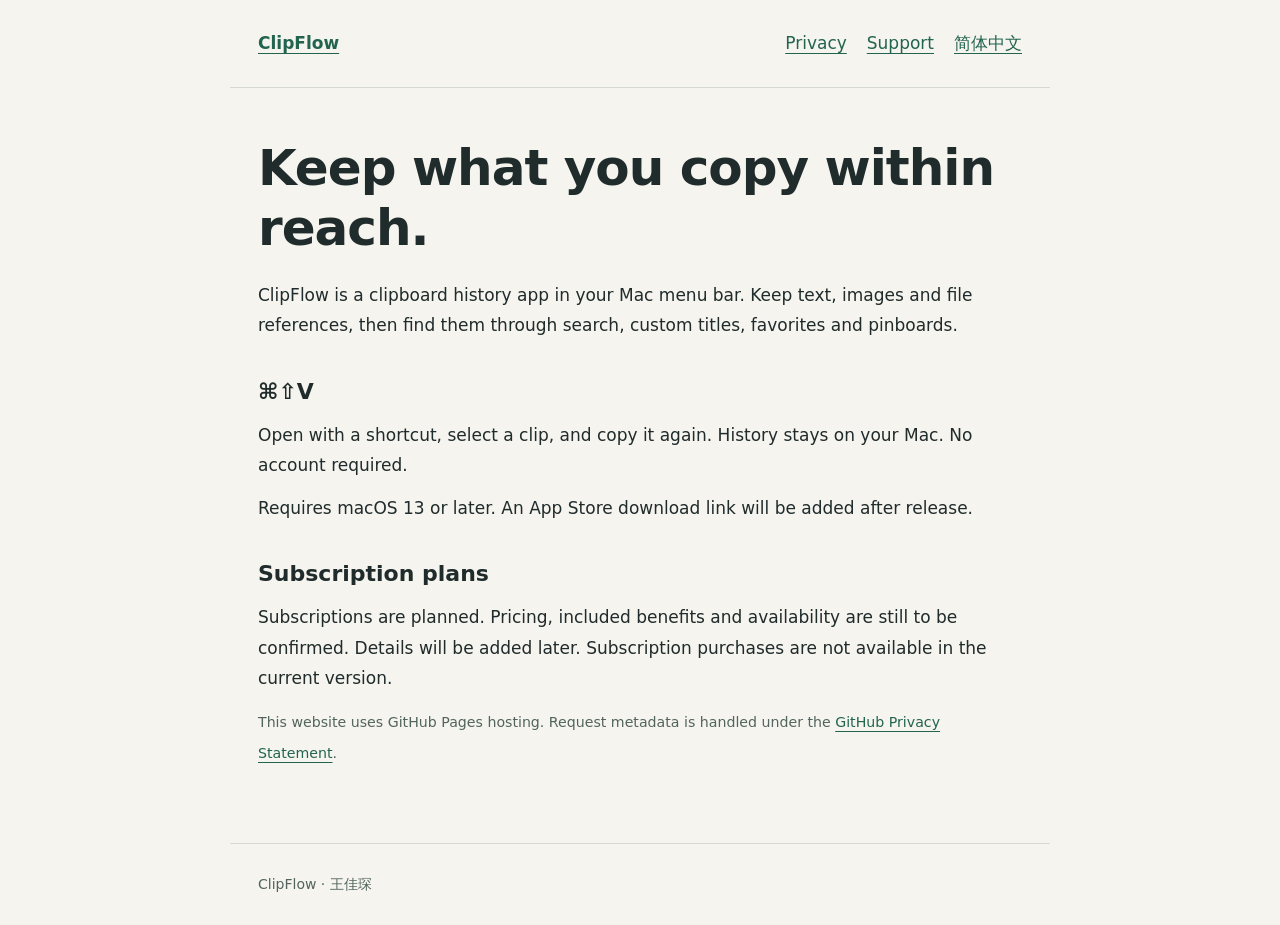
<file: index.html>
<!doctype html><html lang="en"><head><meta charset="utf-8"><meta name="viewport" content="width=device-width,initial-scale=1"><meta name="description" content="ClipFlow — Keep what you copy within reach."><title>Keep what you copy within reach. · ClipFlow</title><link rel="stylesheet" href="style.css"><link rel="icon" type="image/png" href="favicon.png"></head><body><header><a href="index.html"><strong>ClipFlow</strong></a><nav aria-label="Navigation"><a href="privacy.html">Privacy</a><a href="support.html">Support</a><a href="index-zh.html" lang="zh-Hans">简体中文</a></nav></header><main><h1>Keep what you copy within reach.</h1><p>ClipFlow is a clipboard history app in your Mac menu bar. Keep text, images and file references, then find them through search, custom titles, favorites and pinboards.</p><h2>⌘⇧V</h2><p>Open with a shortcut, select a clip, and copy it again. History stays on your Mac. No account required.</p><p>Requires macOS 13 or later. An App Store download link will be added after release.</p><section><h2>Subscription plans</h2><p>Subscriptions are planned. Pricing, included benefits and availability are still to be confirmed. Details will be added later. Subscription purchases are not available in the current version.</p></section><p><small>This website uses GitHub Pages hosting. Request metadata is handled under the <a href="https://docs.github.com/en/site-policy/privacy-policies/github-general-privacy-statement">GitHub Privacy Statement</a>.</small></p></main><footer>ClipFlow · 王佳琛</footer></body></html>
</file>
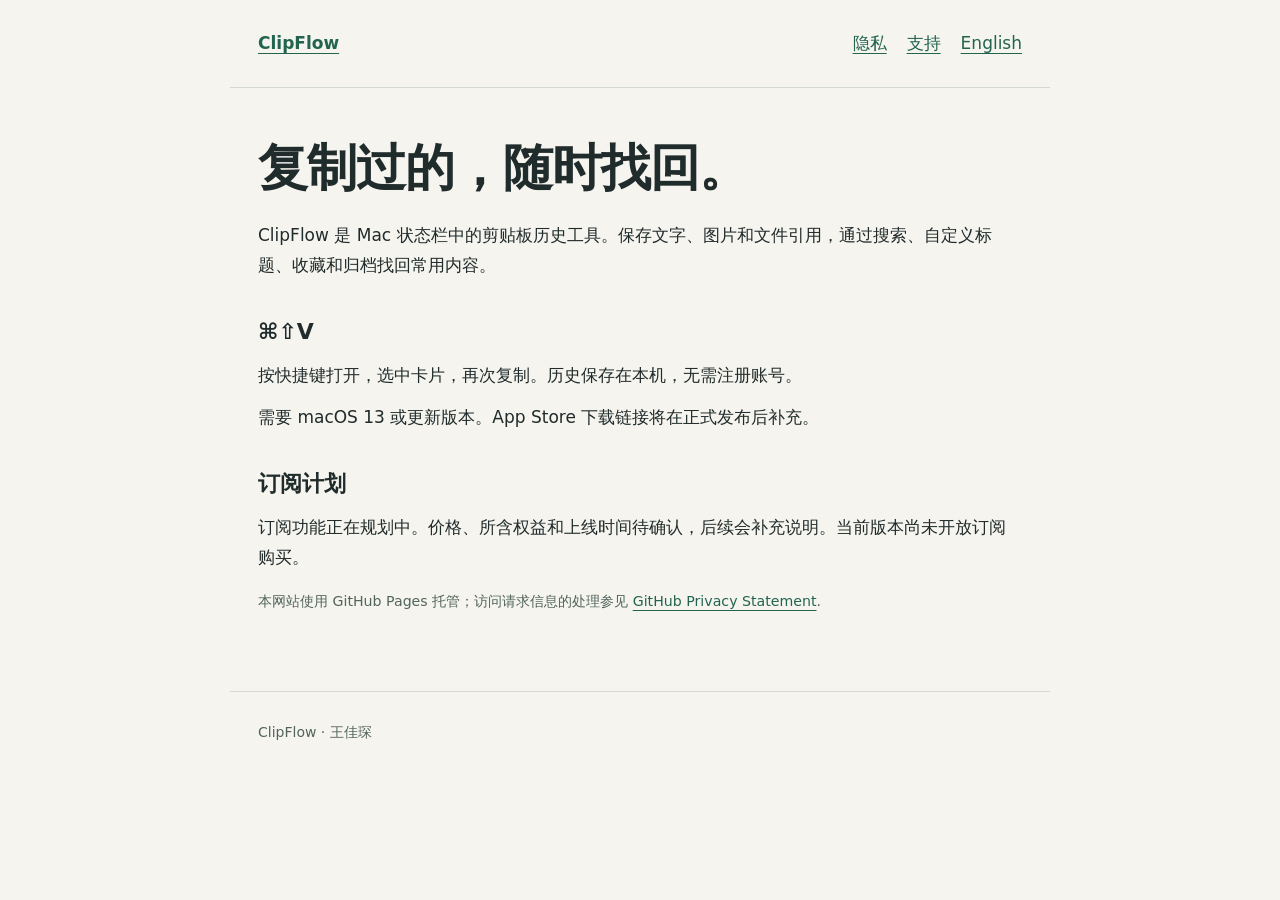
<file: index-zh.html>
<!doctype html><html lang="zh-Hans"><head><meta charset="utf-8"><meta name="viewport" content="width=device-width,initial-scale=1"><meta name="description" content="ClipFlow — 复制过的，随时找回。"><title>复制过的，随时找回。 · ClipFlow</title><link rel="stylesheet" href="style.css"><link rel="icon" type="image/png" href="favicon.png"></head><body><header><a href="index-zh.html"><strong>ClipFlow</strong></a><nav aria-label="导航"><a href="privacy-zh.html">隐私</a><a href="support-zh.html">支持</a><a href="index.html" lang="en">English</a></nav></header><main><h1>复制过的，随时找回。</h1><p>ClipFlow 是 Mac 状态栏中的剪贴板历史工具。保存文字、图片和文件引用，通过搜索、自定义标题、收藏和归档找回常用内容。</p><h2>⌘⇧V</h2><p>按快捷键打开，选中卡片，再次复制。历史保存在本机，无需注册账号。</p><p>需要 macOS 13 或更新版本。App Store 下载链接将在正式发布后补充。</p><section><h2>订阅计划</h2><p>订阅功能正在规划中。价格、所含权益和上线时间待确认，后续会补充说明。当前版本尚未开放订阅购买。</p></section><p><small>本网站使用 GitHub Pages 托管；访问请求信息的处理参见 <a href="https://docs.github.com/en/site-policy/privacy-policies/github-general-privacy-statement">GitHub Privacy Statement</a>.</small></p></main><footer>ClipFlow · 王佳琛</footer></body></html>
</file>
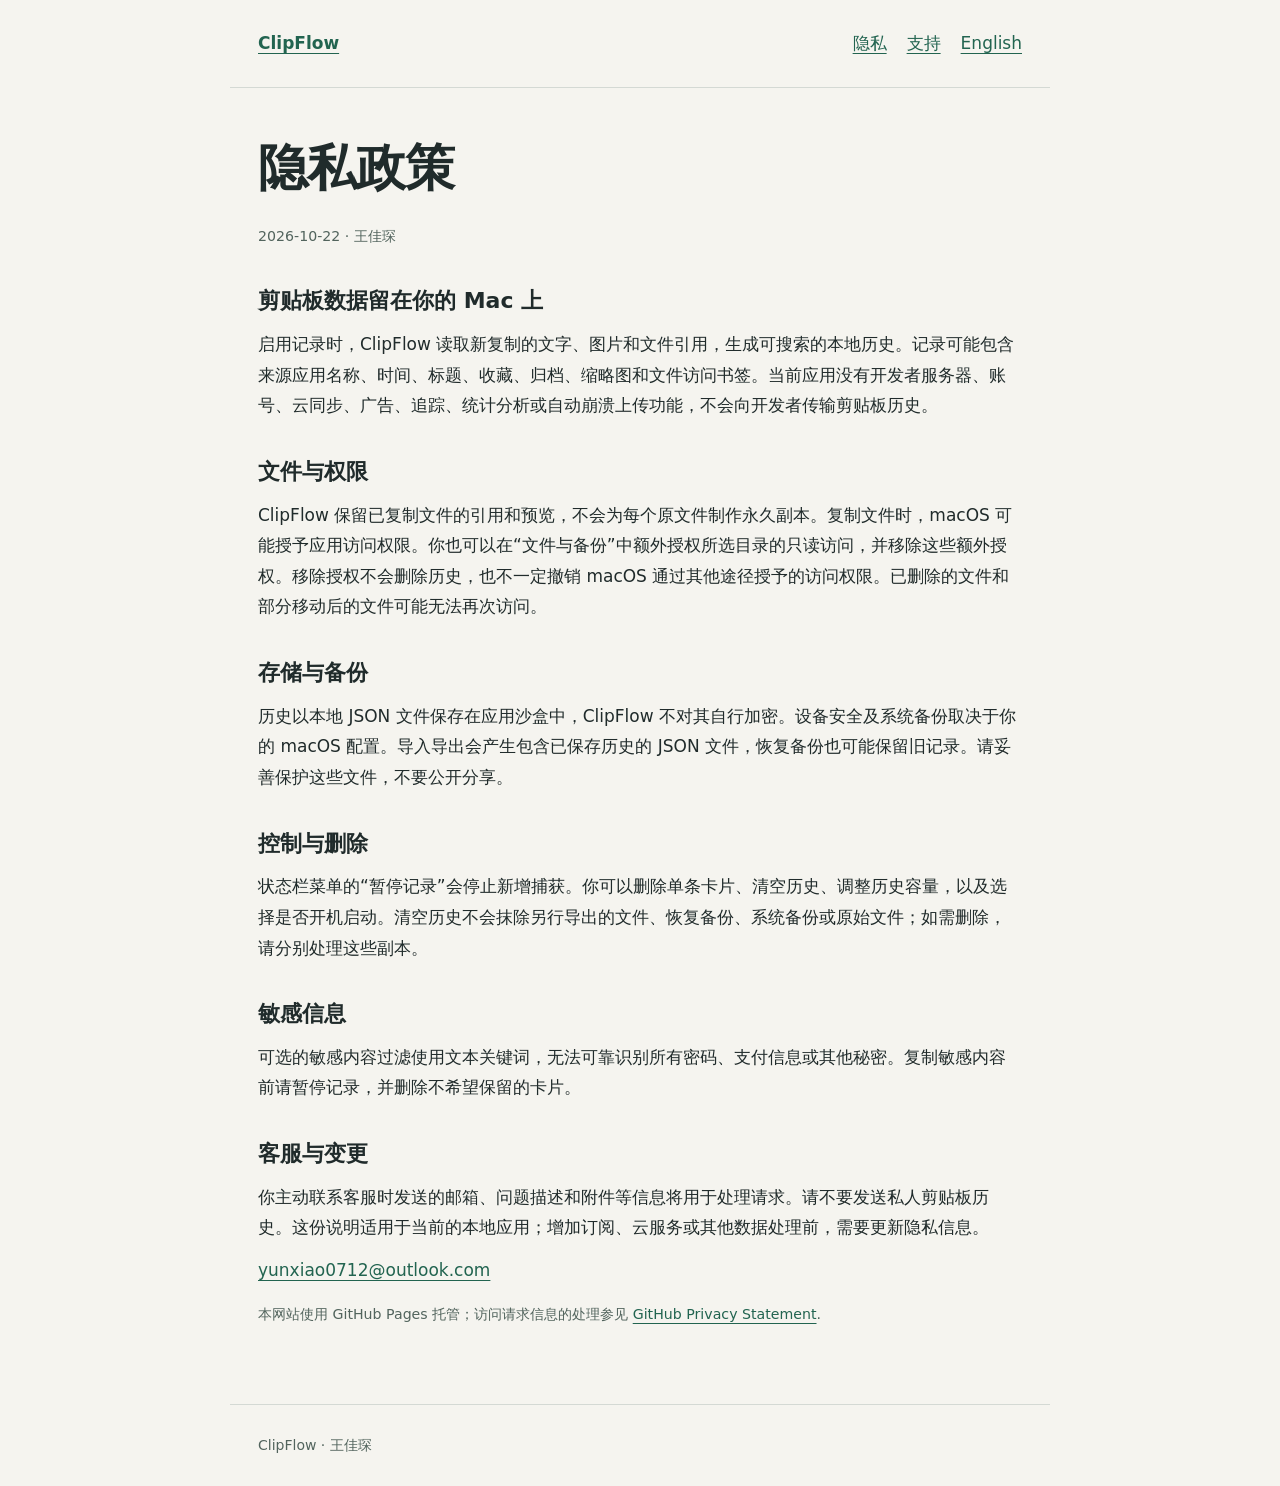
<file: privacy-zh.html>
<!doctype html><html lang="zh-Hans"><head><meta charset="utf-8"><meta name="viewport" content="width=device-width,initial-scale=1"><meta name="description" content="ClipFlow — 隐私政策"><title>隐私政策 · ClipFlow</title><link rel="stylesheet" href="style.css"><link rel="icon" type="image/png" href="favicon.png"></head><body><header><a href="index-zh.html"><strong>ClipFlow</strong></a><nav aria-label="导航"><a href="privacy-zh.html">隐私</a><a href="support-zh.html">支持</a><a href="privacy.html" lang="en">English</a></nav></header><main><h1>隐私政策</h1><p><small>2026-10-22 · 王佳琛</small></p><section><h2>剪贴板数据留在你的 Mac 上</h2><p>启用记录时，ClipFlow 读取新复制的文字、图片和文件引用，生成可搜索的本地历史。记录可能包含来源应用名称、时间、标题、收藏、归档、缩略图和文件访问书签。当前应用没有开发者服务器、账号、云同步、广告、追踪、统计分析或自动崩溃上传功能，不会向开发者传输剪贴板历史。</p></section><section><h2>文件与权限</h2><p>ClipFlow 保留已复制文件的引用和预览，不会为每个原文件制作永久副本。复制文件时，macOS 可能授予应用访问权限。你也可以在“文件与备份”中额外授权所选目录的只读访问，并移除这些额外授权。移除授权不会删除历史，也不一定撤销 macOS 通过其他途径授予的访问权限。已删除的文件和部分移动后的文件可能无法再次访问。</p></section><section><h2>存储与备份</h2><p>历史以本地 JSON 文件保存在应用沙盒中，ClipFlow 不对其自行加密。设备安全及系统备份取决于你的 macOS 配置。导入导出会产生包含已保存历史的 JSON 文件，恢复备份也可能保留旧记录。请妥善保护这些文件，不要公开分享。</p></section><section><h2>控制与删除</h2><p>状态栏菜单的“暂停记录”会停止新增捕获。你可以删除单条卡片、清空历史、调整历史容量，以及选择是否开机启动。清空历史不会抹除另行导出的文件、恢复备份、系统备份或原始文件；如需删除，请分别处理这些副本。</p></section><section><h2>敏感信息</h2><p>可选的敏感内容过滤使用文本关键词，无法可靠识别所有密码、支付信息或其他秘密。复制敏感内容前请暂停记录，并删除不希望保留的卡片。</p></section><section><h2>客服与变更</h2><p>你主动联系客服时发送的邮箱、问题描述和附件等信息将用于处理请求。请不要发送私人剪贴板历史。这份说明适用于当前的本地应用；增加订阅、云服务或其他数据处理前，需要更新隐私信息。</p></section><p><a href="mailto:yunxiao0712@outlook.com">yunxiao0712@outlook.com</a></p><p><small>本网站使用 GitHub Pages 托管；访问请求信息的处理参见 <a href="https://docs.github.com/en/site-policy/privacy-policies/github-general-privacy-statement">GitHub Privacy Statement</a>.</small></p></main><footer>ClipFlow · 王佳琛</footer></body></html>
</file>
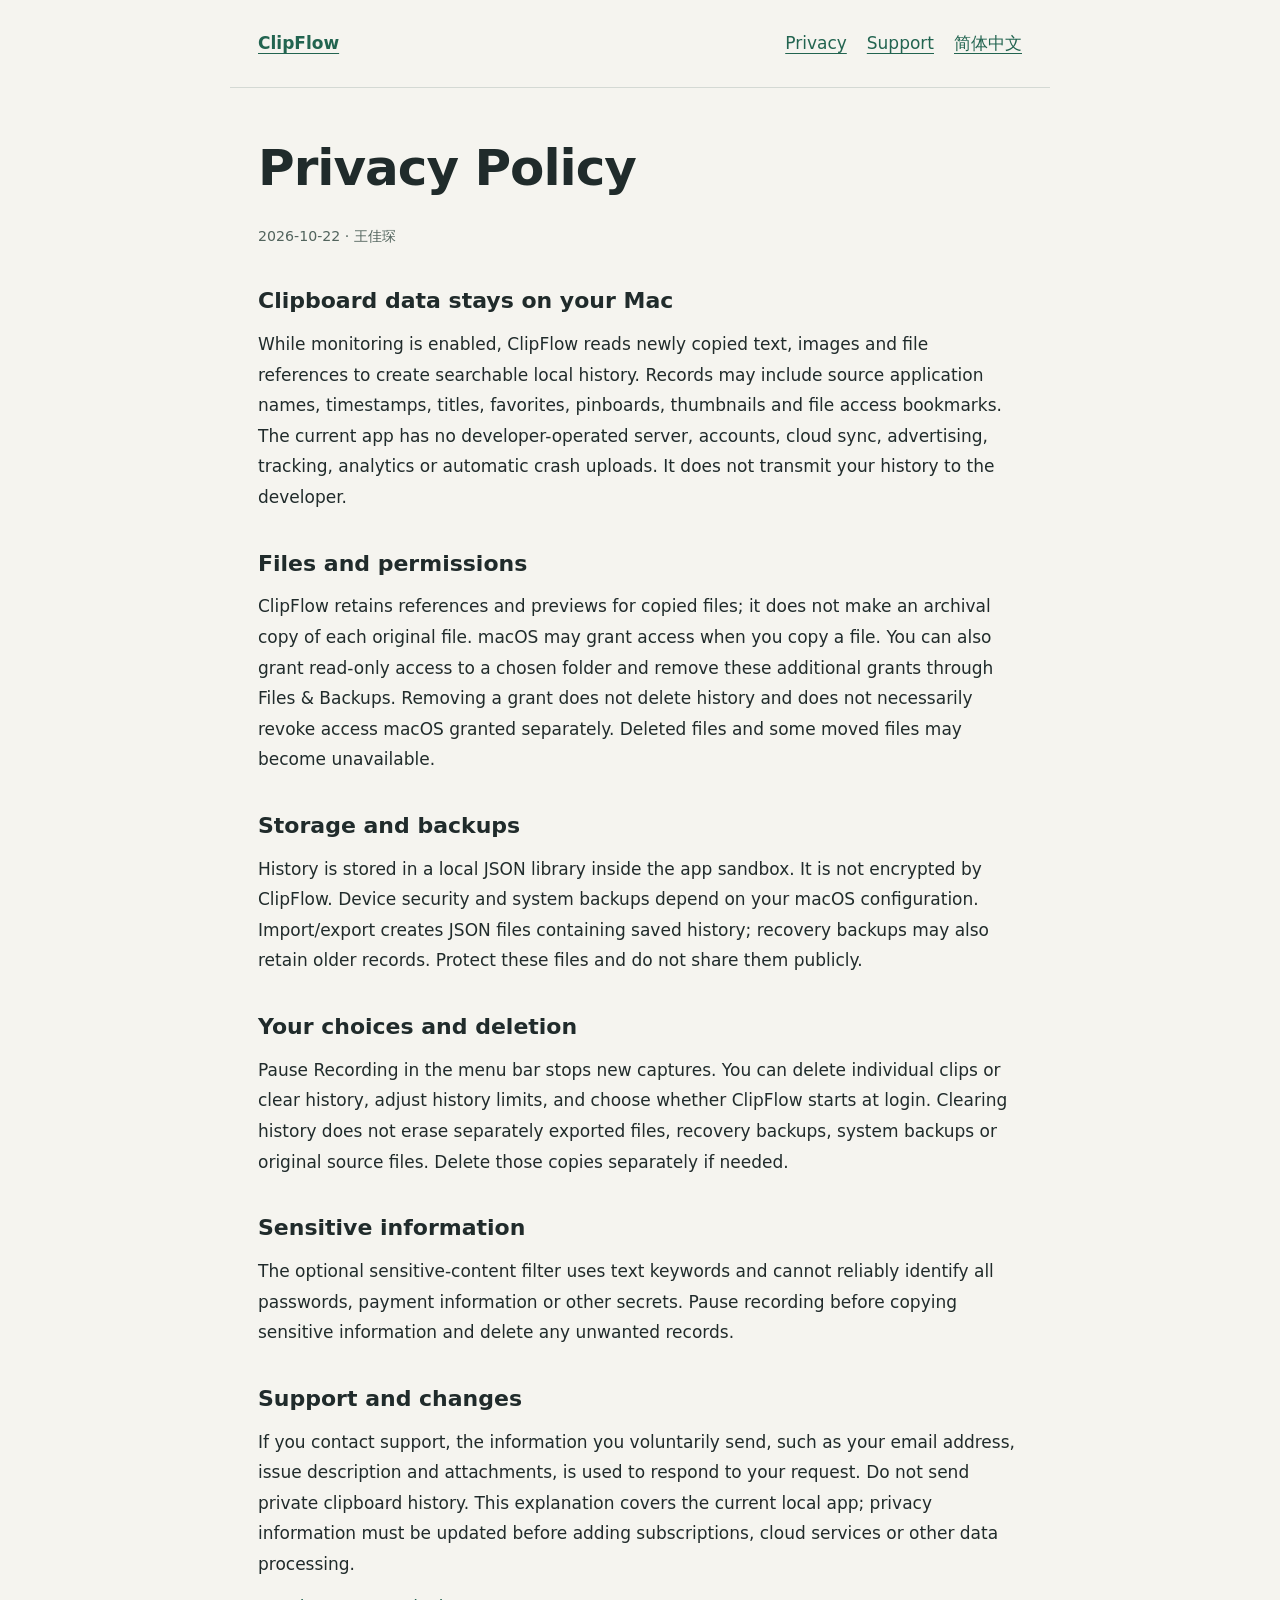
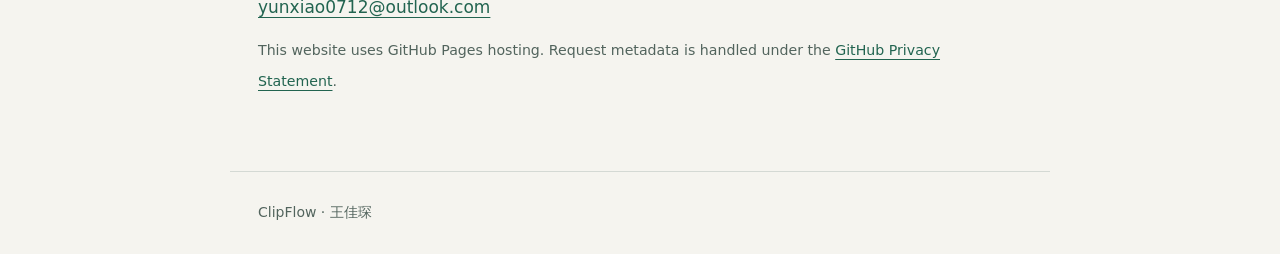
<file: privacy.html>
<!doctype html><html lang="en"><head><meta charset="utf-8"><meta name="viewport" content="width=device-width,initial-scale=1"><meta name="description" content="ClipFlow — Privacy Policy"><title>Privacy Policy · ClipFlow</title><link rel="stylesheet" href="style.css"><link rel="icon" type="image/png" href="favicon.png"></head><body><header><a href="index.html"><strong>ClipFlow</strong></a><nav aria-label="Navigation"><a href="privacy.html">Privacy</a><a href="support.html">Support</a><a href="privacy-zh.html" lang="zh-Hans">简体中文</a></nav></header><main><h1>Privacy Policy</h1><p><small>2026-10-22 · 王佳琛</small></p><section><h2>Clipboard data stays on your Mac</h2><p>While monitoring is enabled, ClipFlow reads newly copied text, images and file references to create searchable local history. Records may include source application names, timestamps, titles, favorites, pinboards, thumbnails and file access bookmarks. The current app has no developer-operated server, accounts, cloud sync, advertising, tracking, analytics or automatic crash uploads. It does not transmit your history to the developer.</p></section><section><h2>Files and permissions</h2><p>ClipFlow retains references and previews for copied files; it does not make an archival copy of each original file. macOS may grant access when you copy a file. You can also grant read-only access to a chosen folder and remove these additional grants through Files &amp; Backups. Removing a grant does not delete history and does not necessarily revoke access macOS granted separately. Deleted files and some moved files may become unavailable.</p></section><section><h2>Storage and backups</h2><p>History is stored in a local JSON library inside the app sandbox. It is not encrypted by ClipFlow. Device security and system backups depend on your macOS configuration. Import/export creates JSON files containing saved history; recovery backups may also retain older records. Protect these files and do not share them publicly.</p></section><section><h2>Your choices and deletion</h2><p>Pause Recording in the menu bar stops new captures. You can delete individual clips or clear history, adjust history limits, and choose whether ClipFlow starts at login. Clearing history does not erase separately exported files, recovery backups, system backups or original source files. Delete those copies separately if needed.</p></section><section><h2>Sensitive information</h2><p>The optional sensitive-content filter uses text keywords and cannot reliably identify all passwords, payment information or other secrets. Pause recording before copying sensitive information and delete any unwanted records.</p></section><section><h2>Support and changes</h2><p>If you contact support, the information you voluntarily send, such as your email address, issue description and attachments, is used to respond to your request. Do not send private clipboard history. This explanation covers the current local app; privacy information must be updated before adding subscriptions, cloud services or other data processing.</p></section><p><a href="mailto:yunxiao0712@outlook.com">yunxiao0712@outlook.com</a></p><p><small>This website uses GitHub Pages hosting. Request metadata is handled under the <a href="https://docs.github.com/en/site-policy/privacy-policies/github-general-privacy-statement">GitHub Privacy Statement</a>.</small></p></main><footer>ClipFlow · 王佳琛</footer></body></html>
</file>
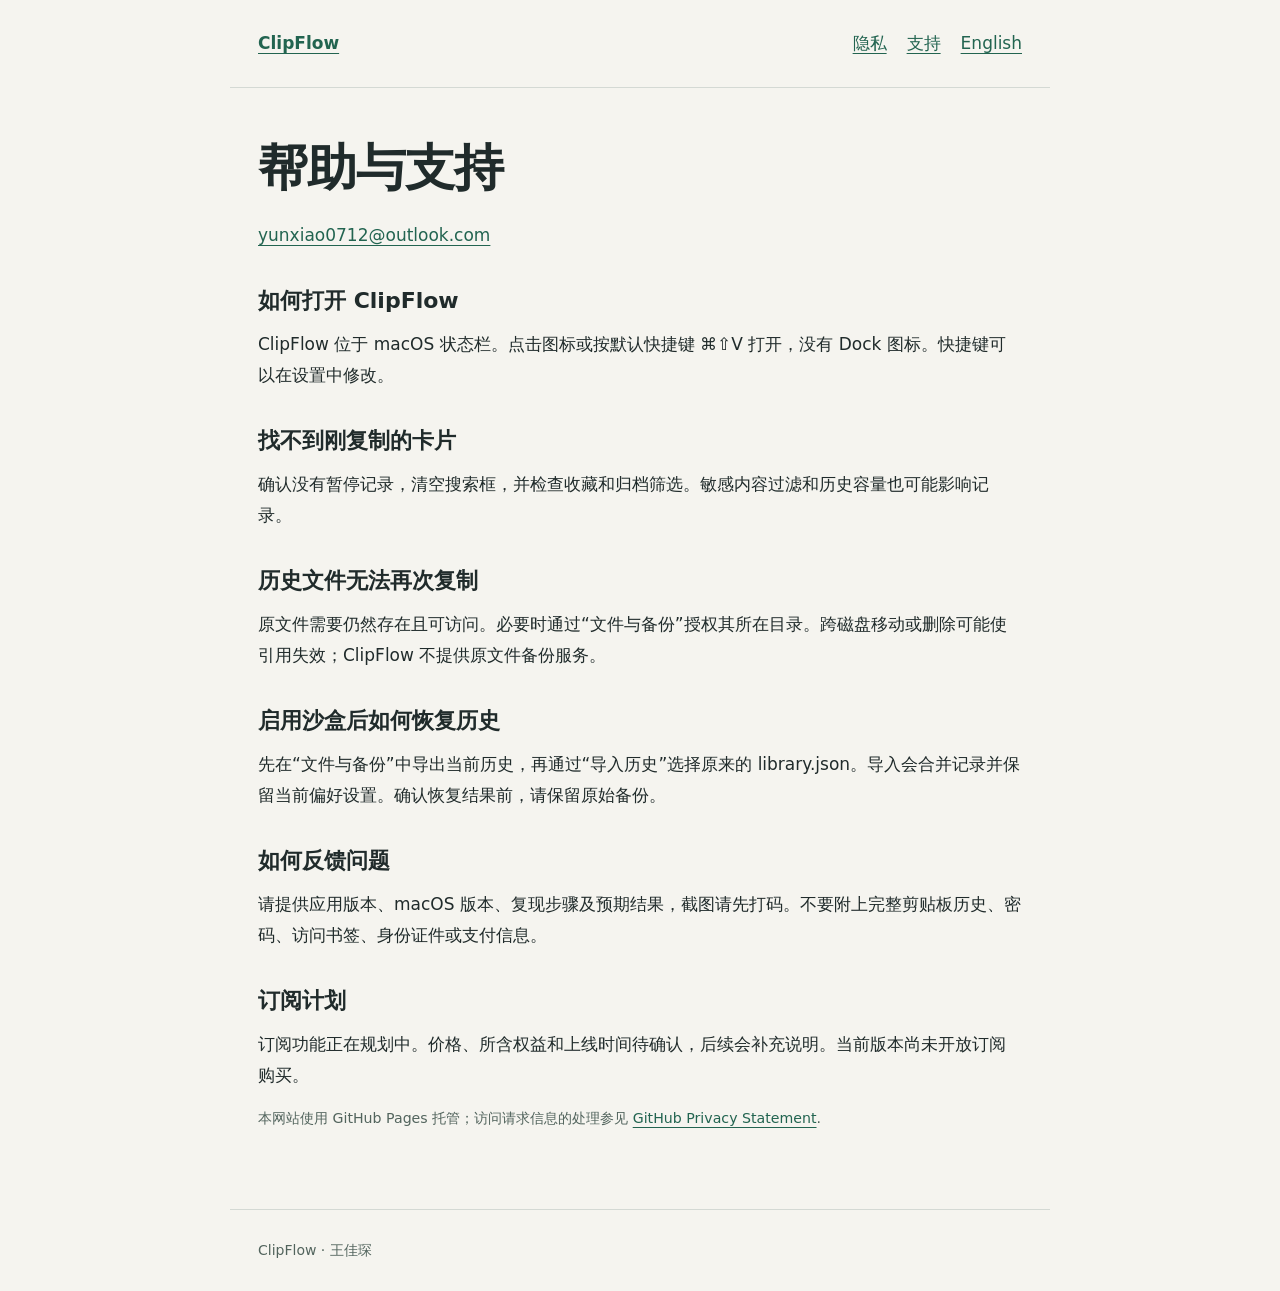
<file: support-zh.html>
<!doctype html><html lang="zh-Hans"><head><meta charset="utf-8"><meta name="viewport" content="width=device-width,initial-scale=1"><meta name="description" content="ClipFlow — 帮助与支持"><title>帮助与支持 · ClipFlow</title><link rel="stylesheet" href="style.css"><link rel="icon" type="image/png" href="favicon.png"></head><body><header><a href="index-zh.html"><strong>ClipFlow</strong></a><nav aria-label="导航"><a href="privacy-zh.html">隐私</a><a href="support-zh.html">支持</a><a href="support.html" lang="en">English</a></nav></header><main><h1>帮助与支持</h1><p><a href="mailto:yunxiao0712@outlook.com">yunxiao0712@outlook.com</a></p><section><h2>如何打开 ClipFlow</h2><p>ClipFlow 位于 macOS 状态栏。点击图标或按默认快捷键 ⌘⇧V 打开，没有 Dock 图标。快捷键可以在设置中修改。</p></section><section><h2>找不到刚复制的卡片</h2><p>确认没有暂停记录，清空搜索框，并检查收藏和归档筛选。敏感内容过滤和历史容量也可能影响记录。</p></section><section><h2>历史文件无法再次复制</h2><p>原文件需要仍然存在且可访问。必要时通过“文件与备份”授权其所在目录。跨磁盘移动或删除可能使引用失效；ClipFlow 不提供原文件备份服务。</p></section><section><h2>启用沙盒后如何恢复历史</h2><p>先在“文件与备份”中导出当前历史，再通过“导入历史”选择原来的 library.json。导入会合并记录并保留当前偏好设置。确认恢复结果前，请保留原始备份。</p></section><section><h2>如何反馈问题</h2><p>请提供应用版本、macOS 版本、复现步骤及预期结果，截图请先打码。不要附上完整剪贴板历史、密码、访问书签、身份证件或支付信息。</p></section><section><h2>订阅计划</h2><p>订阅功能正在规划中。价格、所含权益和上线时间待确认，后续会补充说明。当前版本尚未开放订阅购买。</p></section><p><small>本网站使用 GitHub Pages 托管；访问请求信息的处理参见 <a href="https://docs.github.com/en/site-policy/privacy-policies/github-general-privacy-statement">GitHub Privacy Statement</a>.</small></p></main><footer>ClipFlow · 王佳琛</footer></body></html>
</file>
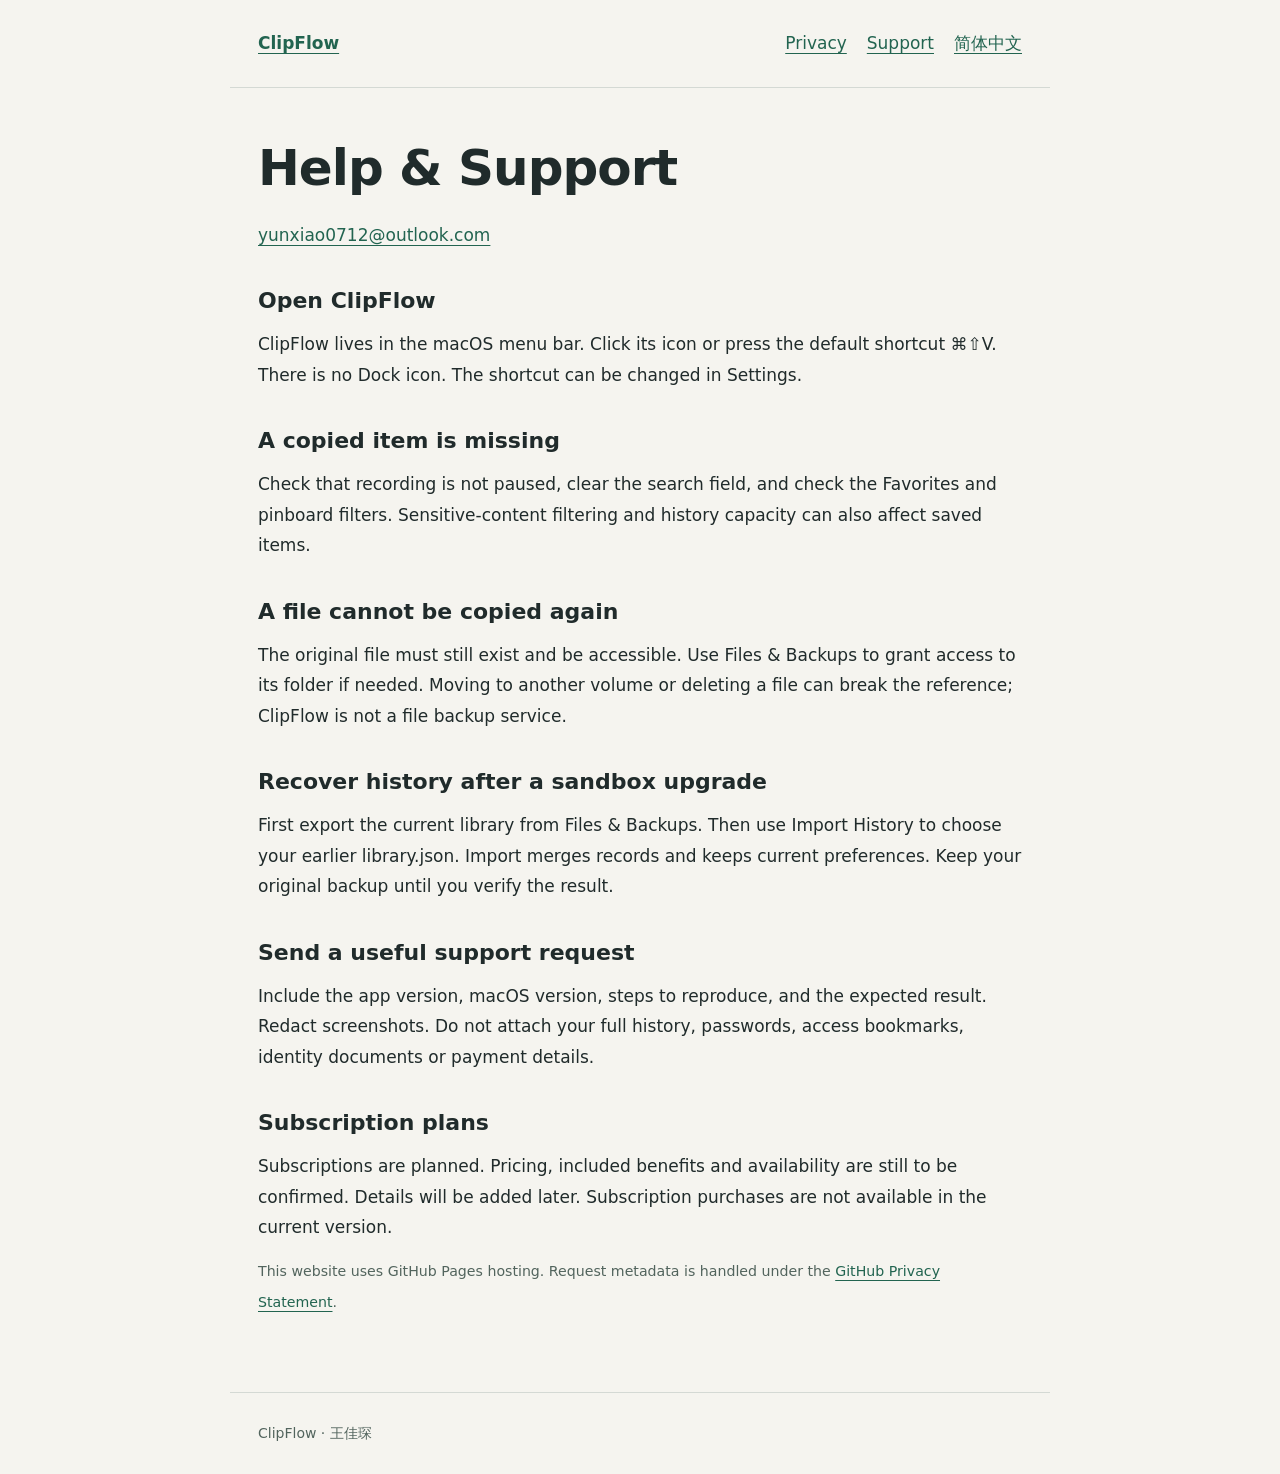
<file: support.html>
<!doctype html><html lang="en"><head><meta charset="utf-8"><meta name="viewport" content="width=device-width,initial-scale=1"><meta name="description" content="ClipFlow — Help &amp; Support"><title>Help &amp; Support · ClipFlow</title><link rel="stylesheet" href="style.css"><link rel="icon" type="image/png" href="favicon.png"></head><body><header><a href="index.html"><strong>ClipFlow</strong></a><nav aria-label="Navigation"><a href="privacy.html">Privacy</a><a href="support.html">Support</a><a href="support-zh.html" lang="zh-Hans">简体中文</a></nav></header><main><h1>Help &amp; Support</h1><p><a href="mailto:yunxiao0712@outlook.com">yunxiao0712@outlook.com</a></p><section><h2>Open ClipFlow</h2><p>ClipFlow lives in the macOS menu bar. Click its icon or press the default shortcut ⌘⇧V. There is no Dock icon. The shortcut can be changed in Settings.</p></section><section><h2>A copied item is missing</h2><p>Check that recording is not paused, clear the search field, and check the Favorites and pinboard filters. Sensitive-content filtering and history capacity can also affect saved items.</p></section><section><h2>A file cannot be copied again</h2><p>The original file must still exist and be accessible. Use Files &amp; Backups to grant access to its folder if needed. Moving to another volume or deleting a file can break the reference; ClipFlow is not a file backup service.</p></section><section><h2>Recover history after a sandbox upgrade</h2><p>First export the current library from Files &amp; Backups. Then use Import History to choose your earlier library.json. Import merges records and keeps current preferences. Keep your original backup until you verify the result.</p></section><section><h2>Send a useful support request</h2><p>Include the app version, macOS version, steps to reproduce, and the expected result. Redact screenshots. Do not attach your full history, passwords, access bookmarks, identity documents or payment details.</p></section><section><h2>Subscription plans</h2><p>Subscriptions are planned. Pricing, included benefits and availability are still to be confirmed. Details will be added later. Subscription purchases are not available in the current version.</p></section><p><small>This website uses GitHub Pages hosting. Request metadata is handled under the <a href="https://docs.github.com/en/site-policy/privacy-policies/github-general-privacy-statement">GitHub Privacy Statement</a>.</small></p></main><footer>ClipFlow · 王佳琛</footer></body></html>
</file>
<file: style.css>
*{box-sizing:border-box}body{margin:0;background:#f5f4ef;color:#202b2b;font:17px/1.8 system-ui,-apple-system,sans-serif}header,main,footer{max-width:820px;margin:auto;padding:28px}header{display:flex;justify-content:space-between;gap:24px;border-bottom:1px solid #d4d9d4}a{color:#226450;text-underline-offset:4px}nav{display:flex;gap:20px;flex-wrap:wrap}h1{font-size:clamp(32px,6vw,50px);line-height:1.2;letter-spacing:-1px;margin:22px 0}h2{font-size:22px;line-height:1.4;margin:36px 0 10px}p{margin:12px 0}small,footer{color:#52645d}.draft{padding:16px 20px;border:1px solid #c5a15e;background:#fff7df;border-radius:12px}strong{font-weight:650}footer{border-top:1px solid #d4d9d4;font-size:14px}main{padding-bottom:64px}a:focus-visible{outline:3px solid #226450;outline-offset:5px}@media(max-width:600px){header{display:block}nav{margin-top:12px}}
</file>
